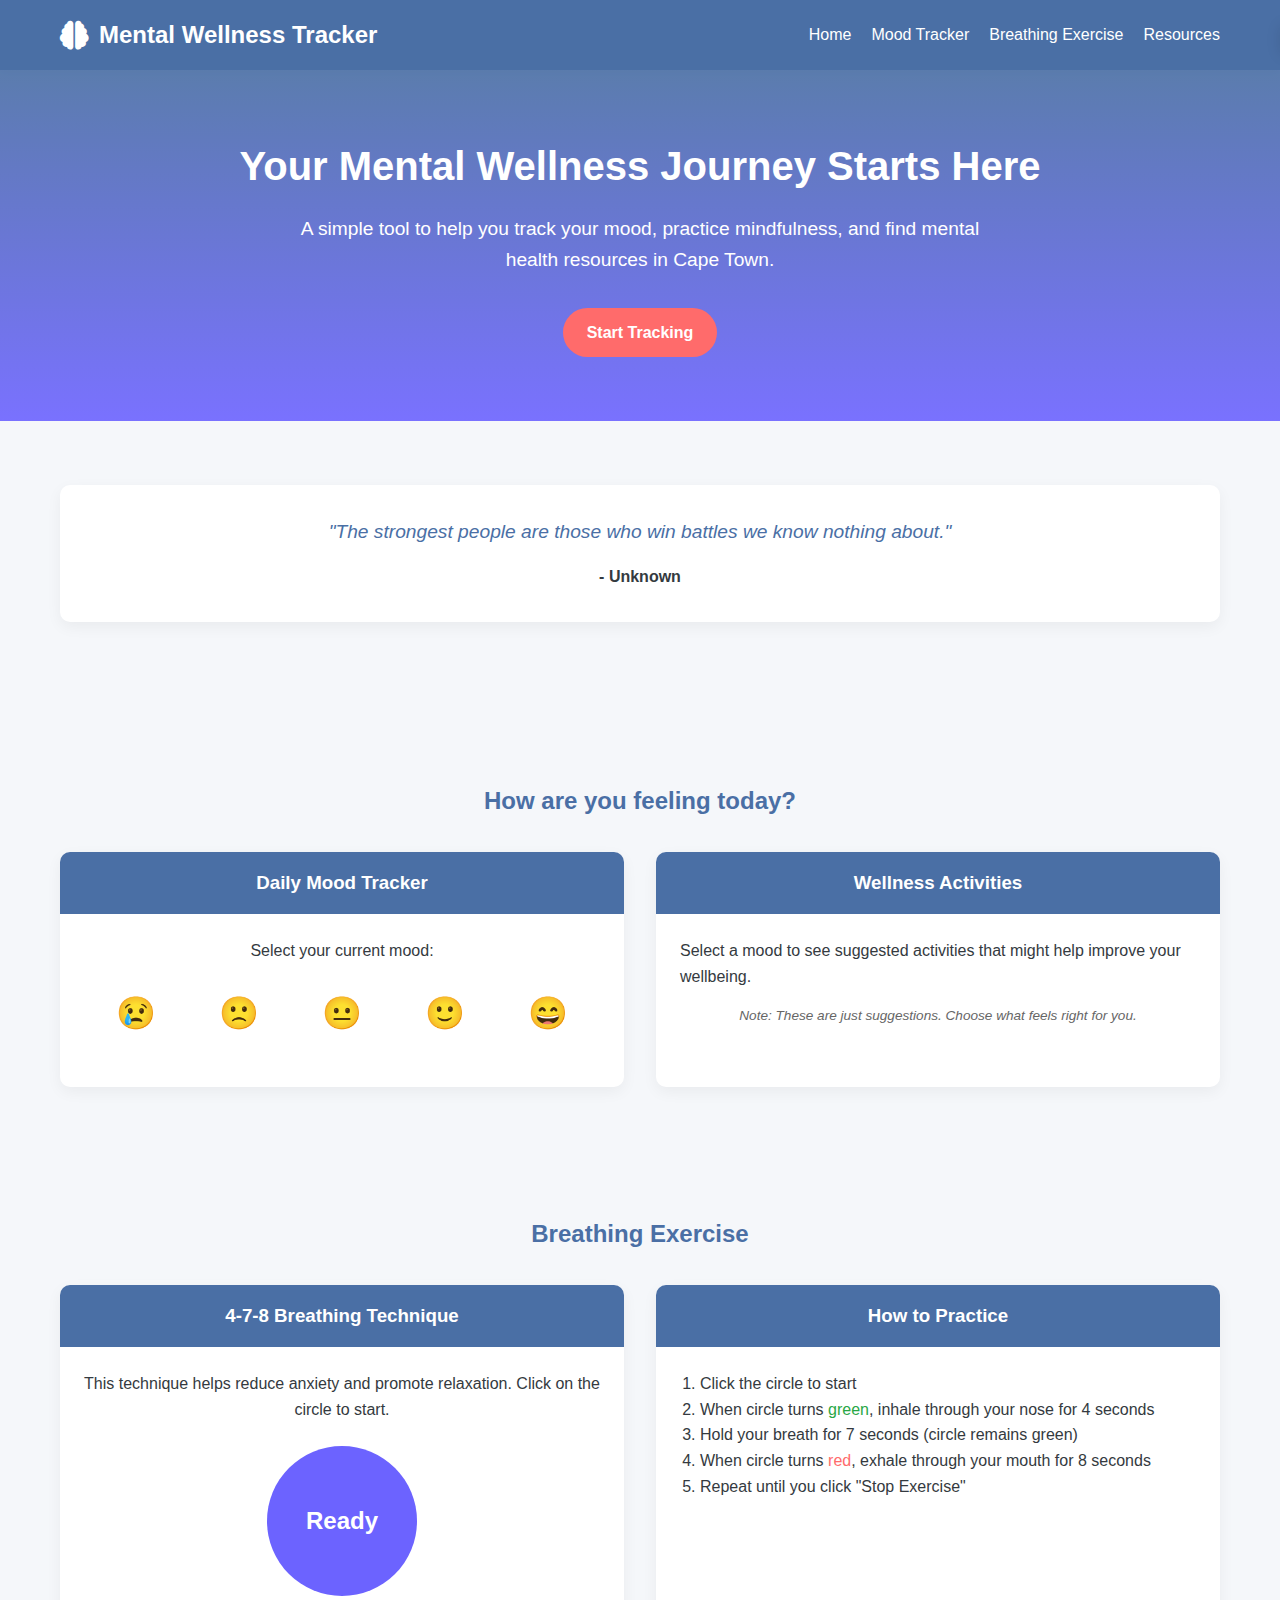
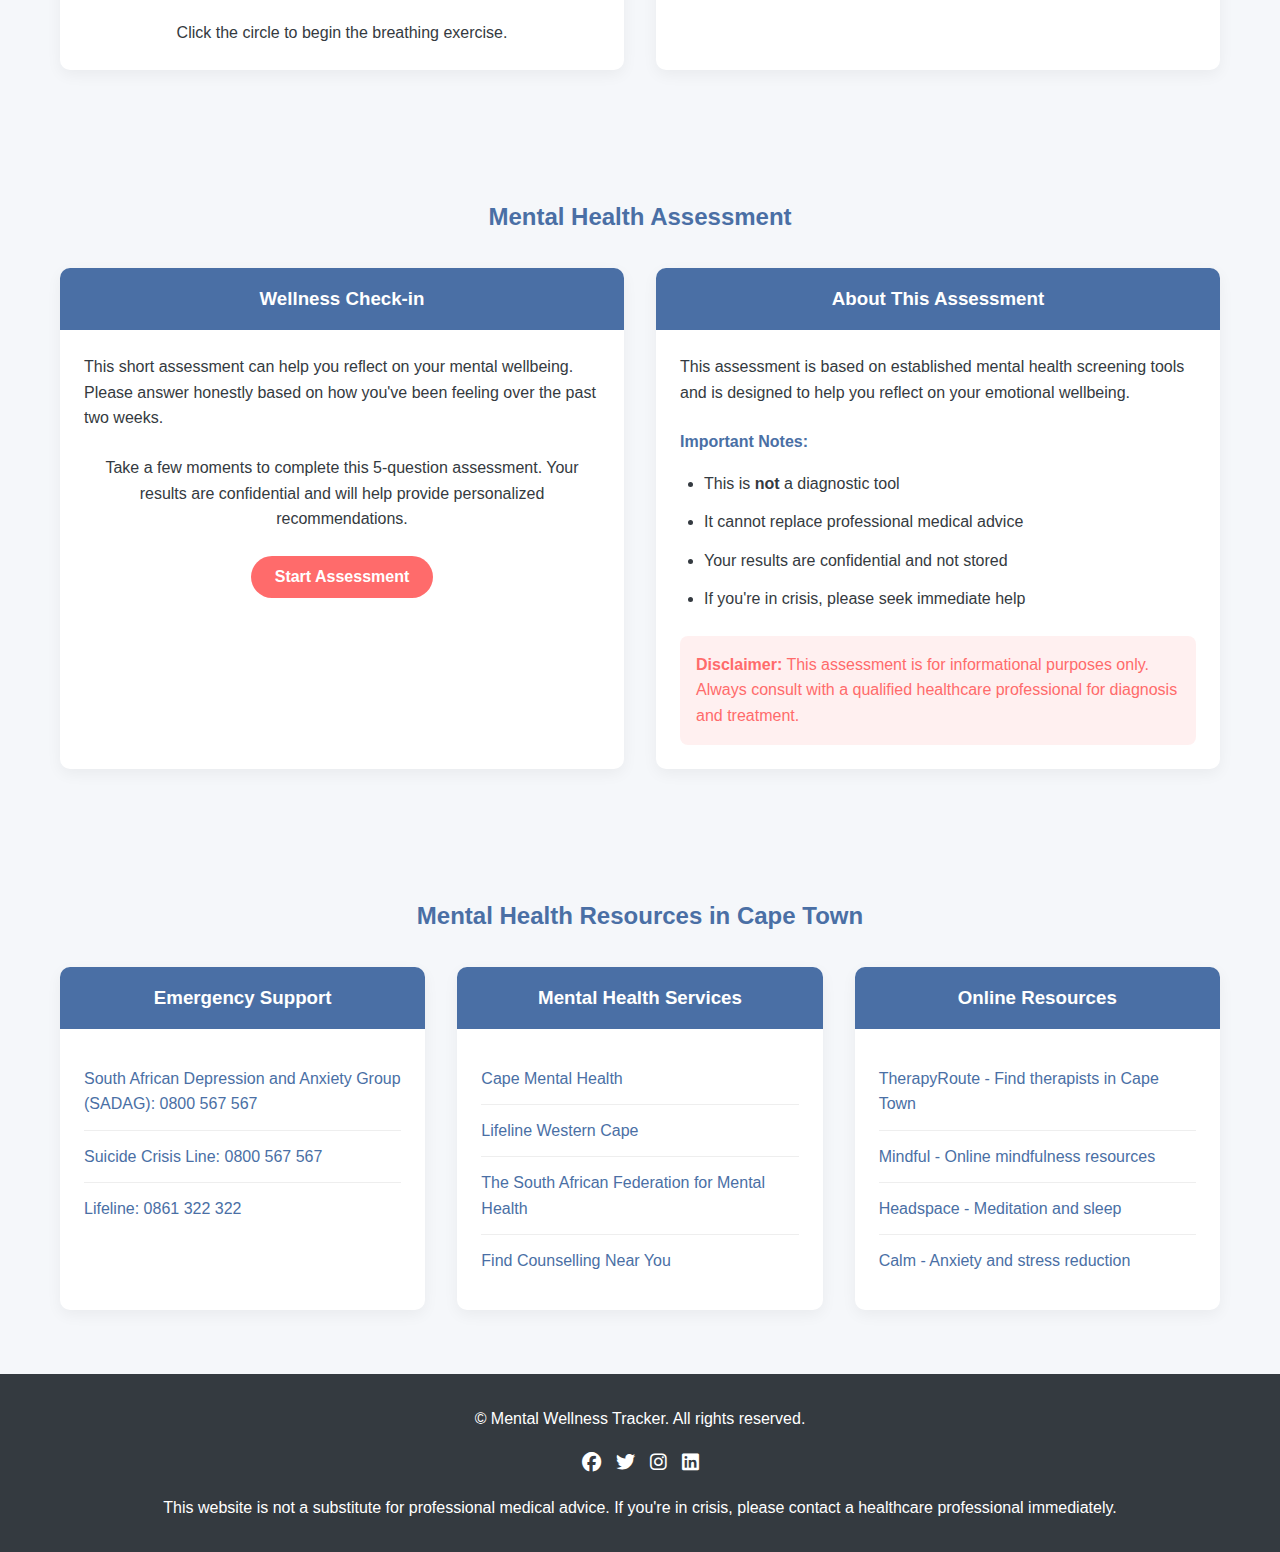
<file: index.html>
<!DOCTYPE html>
<html lang="en">
<head>
    <meta charset="UTF-8">
    <meta name="viewport" content="width=device-width, initial-scale=1.0">
    <title>Mental Wellness Tracker - Cape Town</title>
    <link rel="stylesheet" href="style.css">
    <link rel="stylesheet" href="https://cdnjs.cloudflare.com/ajax/libs/font-awesome/6.4.0/css/all.min.css">
</head>
<body>
    <header>
        <div class="container header-content">
            <div class="logo">
                <i class="fas fa-brain"></i>
                <h1>Mental Wellness Tracker</h1>
            </div>
            <nav>
                <ul>
                    <li><a href="#home">Home</a></li>
                    <li><a href="#tracker">Mood Tracker</a></li>
                    <li><a href="#breathing">Breathing Exercise</a></li>
                    <li><a href="resources.html">Resources</a></li>
                </ul>
            </nav>
        </div>
    </header>

    <section id="home" class="hero">
        <div class="container">
            <h2>Your Mental Wellness Journey Starts Here</h2>
            <p>A simple tool to help you track your mood, practice mindfulness, and find mental health resources in Cape Town.</p>
            <a href="#tracker" class="btn">Start Tracking</a>
        </div>
    </section>

    <section class="section">
        <div class="container">
            <div class="quote-container">
                <p class="quote-text" id="daily-quote">"Mental health is not a destination, but a process. It's about how you drive, not where you're going."</p>
                <p class="quote-author" id="quote-author">- Noam Shpancer, PhD</p>
            </div>
        </div>
    </section>

    <section id="tracker" class="section">
        <div class="container">
            <h2 class="section-title">How are you feeling today?</h2>
            <div class="cards">
                <div class="card mood-tracker">
                    <div class="card-header">
                        <h3>Daily Mood Tracker</h3>
                    </div>
                    <div class="card-body">
                        <p>Select your current mood:</p>
                        <div class="mood-options">
                            <span class="mood-option" data-mood="very-sad">😢</span>
                            <span class="mood-option" data-mood="sad">🙁</span>
                            <span class="mood-option" data-mood="neutral">😐</span>
                            <span class="mood-option" data-mood="happy">🙂</span>
                            <span class="mood-option" data-mood="very-happy">😄</span>
                        </div>
                    </div>
                </div>

                <div class="card">
                    <div class="card-header">
                        <h3>Wellness Activities</h3>
                    </div>
                    <div class="card-body">
                        <p id="activities-intro">Select a mood to see suggested activities that might help improve your wellbeing.</p>
                        <div id="activities-container" class="activities-container">
                            <!-- Activities will be displayed here based on mood -->
                        </div>
                        <p class="suggestion-note">Note: These are just suggestions. Choose what feels right for you.</p>
                    </div>
                </div>
            </div>
        </div>
    </section>

    <section id="breathing" class="section">
        <div class="container">
            <h2 class="section-title">Breathing Exercise</h2>
            <div class="cards">
                <div class="card breathing-exercise">
                    <div class="card-header">
                        <h3>4-7-8 Breathing Technique</h3>
                    </div>
                    <div class="card-body">
                        <p>This technique helps reduce anxiety and promote relaxation. Click on the circle to start.</p>
                        <div class="breathing-circle" id="breathing-circle">
                            <span id="breathing-timer">Ready</span>
                        </div>
                        <p id="breathing-instructions">Click the circle to begin the breathing exercise.</p>
                        <button id="stop-breathing" class="btn" style="display: none;">Stop Exercise</button>
                    </div>
                </div>

                <div class="card">
                    <div class="card-header">
                        <h3>How to Practice</h3>
                    </div>
                    <div class="card-body">
                        <ol style="padding-left: 20px;">
                            <li>Click the circle to start</li>
                            <li>When circle turns <span style="color: var(--success-color);">green</span>, inhale through your nose for 4 seconds</li>
                            <li>Hold your breath for 7 seconds (circle remains green)</li>
                            <li>When circle turns <span style="color: var(--accent-color);">red</span>, exhale through your mouth for 8 seconds</li>
                            <li>Repeat until you click "Stop Exercise"</li>
                        </ol>
                    </div>
                </div>
            </div>
        </div>
    </section>

<section id="assessment" class="section">
    <div class="container">
        <h2 class="section-title">Mental Health Assessment</h2>
        <div class="cards">
            <div class="card">
                <div class="card-header">
                    <h3>Wellness Check-in</h3>
                </div>
                <div class="card-body">
                    <p>This short assessment can help you reflect on your mental wellbeing. Please answer honestly based on how you've been feeling over the past two weeks.</p>
                    
                    <div id="assessment-container">
                        <div class="assessment-intro">
                            <p>Take a few moments to complete this 5-question assessment. Your results are confidential and will help provide personalized recommendations.</p>
                            <button id="start-assessment" class="btn">Start Assessment</button>
                        </div>
                        
                        <div id="assessment-questions" style="display: none;">
                            <!-- Questions will be dynamically added here -->
                        </div>
                        
                        <div id="assessment-results" style="display: none;">
                            <!-- Results will be displayed here -->
                        </div>
                    </div>
                </div>
            </div>
            
            <div class="card">
                <div class="card-header">
                    <h3>About This Assessment</h3>
                    </div>
                    <div class="card-body">
                        <p>This assessment is based on established mental health screening tools and is designed to help you reflect on your emotional wellbeing.</p>
                    
                        <div class="assessment-info">
                            <h4>Important Notes:</h4>
                            <ul>
                                <li>This is <strong>not</strong> a diagnostic tool</li>
                                <li>It cannot replace professional medical advice</li>
                                <li>Your results are confidential and not stored</li>
                                <li>If you're in crisis, please seek immediate help</li>
                            </ul>
                        </div>
                    
                        <div class="disclaimer">
                            <p><strong>Disclaimer:</strong> This assessment is for informational purposes only. Always consult with a qualified healthcare professional for diagnosis and treatment.</p>
                        </div>
                    </div>
                </div>
            </div>
        </div>
    </section>

    <section id="resources" class="section">
        <div class="container">
            <h2 class="section-title">Mental Health Resources in Cape Town</h2>
            <div class="cards">
                <div class="card">
                    <div class="card-header">
                        <h3>Emergency Support</h3>
                    </div>
                    <div class="card-body">
                        <ul class="resources-list">
                            <li><a href="https://www.sadag.org/" target="_blank">South African Depression and Anxiety Group (SADAG): 0800 567 567</a></li>
                            <li><a href="https://www.sadag.org/index.php?option=com_content&view=article&id=1880&Itemid=152" target="_blank">Suicide Crisis Line: 0800 567 567</a></li>
                            <li><a href="https://lifelinesa.co.za/" target="_blank">Lifeline: 0861 322 322</a></li>
                        </ul>
                    </div>
                </div>

                <div class="card">
                    <div class="card-header">
                        <h3>Mental Health Services</h3>
                    </div>
                    <div class="card-body">
                        <ul class="resources-list">
                            <li><a href="https://capementalhealth.co.za/" target="_blank">Cape Mental Health</a></li>
                            <li><a href="https://lifelinesa.co.za/" target="_blank">Lifeline Western Cape</a></li>
                            <li><a href="https://www.safmh.org/" target="_blank">The South African Federation for Mental Health</a></li>
                            <li><a href="https://www.psychologytoday.com/za/counselling" target="_blank">Find Counselling Near You</a></li>
                        </ul>
                    </div>
                </div>

                <div class="card">
                    <div class="card-header">
                        <h3>Online Resources</h3>
                    </div>
                    <div class="card-body">
                        <ul class="resources-list">
                            <li><a href="https://www.therapyroute.com/therapists/south-africa/cape-town/1" target="_blank">TherapyRoute - Find therapists in Cape Town</a></li>
                            <li><a href="https://www.mindful.org/" target="_blank">Mindful - Online mindfulness resources</a></li>
                            <li><a href="https://www.headspace.com/meditation/sleep" target="_blank">Headspace - Meditation and sleep</a></li>
                            <li><a href="https://www.calm.com/stress-anxiety" target="_blank">Calm - Anxiety and stress reduction</a></li>
                        </ul>
                    </div>
                </div>
            </div>
        </div>
    </section>

    <footer>
        <div class="container">
            <div class="footer-content">
                <p>&copy; Mental Wellness Tracker. All rights reserved.</p>
                <div class="social-links">
                    <a href="#"><i class="fab fa-facebook"></i></a>
                    <a href="#"><i class="fab fa-twitter"></i></a>
                    <a href="#"><i class="fab fa-instagram"></i></a>
                    <a href="#"><i class="fab fa-linkedin"></i></a>
                </div>
                <p>This website is not a substitute for professional medical advice. If you're in crisis, please contact a healthcare professional immediately.</p>
            </div>
        </div>
    </footer>

    <div id="notification" class="notification">
        <span id="notification-text"></span>
    </div>

    <script src="script.js"></script>
</body>

</html>
</file>
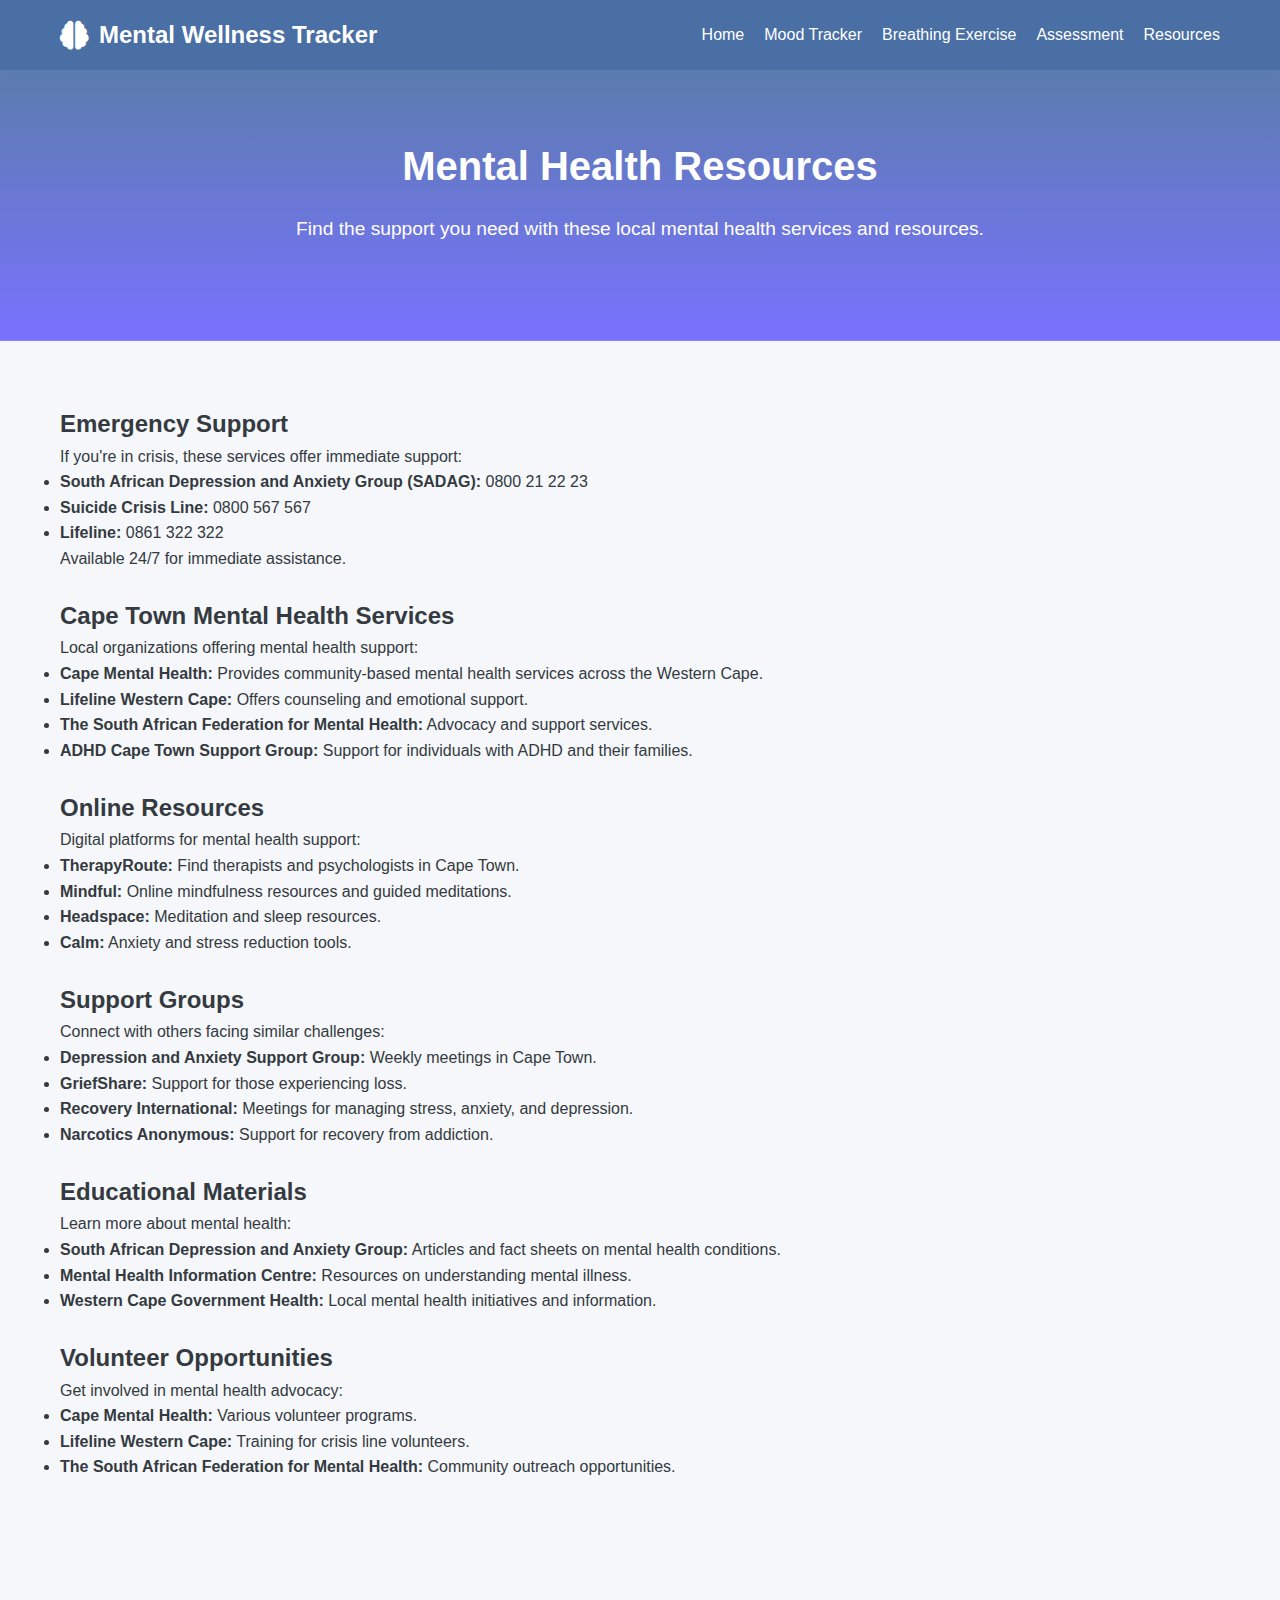
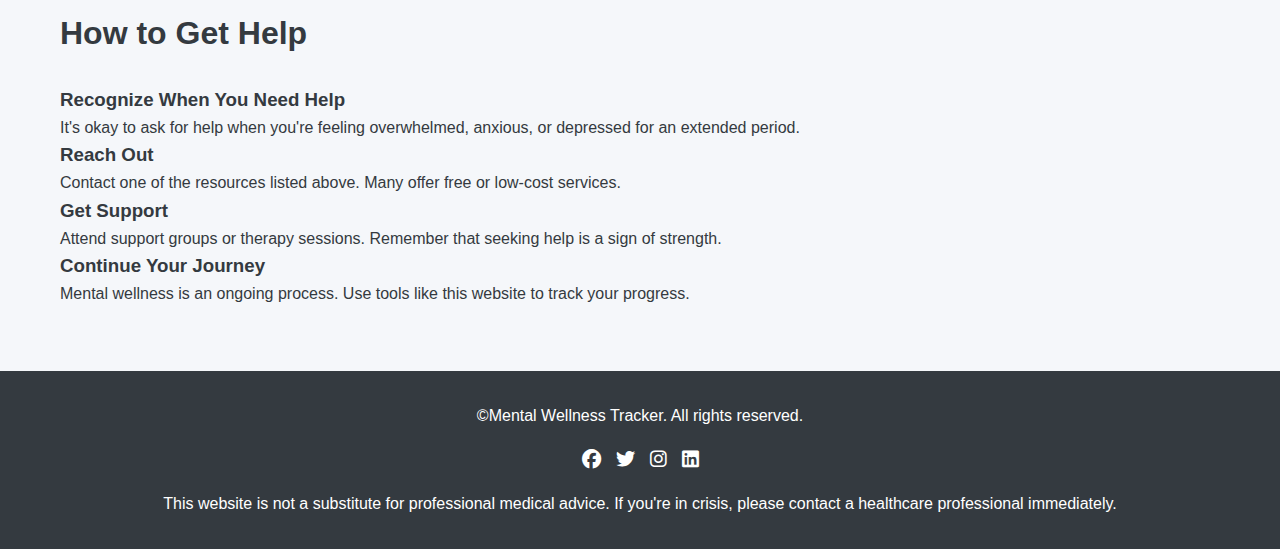
<file: resources.html>
<!DOCTYPE html>
<html lang="en">
<head>
    <meta charset="UTF-8">
    <meta name="viewport" content="width=device-width, initial-scale=1.0">
    <title>Mental Health Resources - Cape Town</title>
    <link rel="stylesheet" href="style.css">
    <link rel="stylesheet" href="https://cdnjs.cloudflare.com/ajax/libs/font-awesome/6.4.0/css/all.min.css">
</head>
<body>
    <header>
        <div class="container header-content">
            <div class="logo">
                <i class="fas fa-brain"></i>
                <h1>Mental Wellness Tracker</h1>
            </div>
            <nav>
                <ul>
                    <li><a href="index.html">Home</a></li>
                    <li><a href="index.html#tracker">Mood Tracker</a></li>
                    <li><a href="index.html#breathing">Breathing Exercise</a></li>
                    <li><a href="index.html#assessment">Assessment</a></li>
                    <li><a href="resources.html" class="active">Resources</a></li>
                </ul>
            </nav>
        </div>
    </header>

    <section class="hero resources-hero">
        <div class="container">
            <h2>Mental Health Resources</h2>
            <p>Find the support you need with these local mental health services and resources.</p>
        </div>
    </section>

    <section class="section">
        <div class="container">
            <div class="resources-grid">
                <div class="resource-card">
                    <div class="resource-header">
                        <h2>Emergency Support</h2>
                    </div>
                    <div class="resource-body">
                        <p>If you're in crisis, these services offer immediate support:</p>
                        <ul>
                            <li><strong>South African Depression and Anxiety Group (SADAG):</strong> 0800 21 22 23</li>
                            <li><strong>Suicide Crisis Line:</strong> 0800 567 567</li>
                            <li><strong>Lifeline:</strong> 0861 322 322</li>
                        </ul>
                        <p>Available 24/7 for immediate assistance.</p>
                    </div>
                </div>
                    <br>

                <div class="resource-card">
                    <div class="resource-header">
                        <h2>Cape Town Mental Health Services</h2>
                    </div>
                    <div class="resource-body">
                        <p>Local organizations offering mental health support:</p>
                        <ul>
                            <li><strong>Cape Mental Health:</strong> Provides community-based mental health services across the Western Cape.</li>
                            <li><strong>Lifeline Western Cape:</strong> Offers counseling and emotional support.</li>
                            <li><strong>The South African Federation for Mental Health:</strong> Advocacy and support services.</li>
                            <li><strong>ADHD Cape Town Support Group:</strong> Support for individuals with ADHD and their families.</li>
                        </ul>
                    </div>
                </div>
                    <br>

                <div class="resource-card">
                    <div class="resource-header">
                        <h2>Online Resources</h2>
                    </div>
                    <div class="resource-body">
                        <p>Digital platforms for mental health support:</p>
                        <ul>
                            <li><strong>TherapyRoute:</strong> Find therapists and psychologists in Cape Town.</li>
                            <li><strong>Mindful:</strong> Online mindfulness resources and guided meditations.</li>
                            <li><strong>Headspace:</strong> Meditation and sleep resources.</li>
                            <li><strong>Calm:</strong> Anxiety and stress reduction tools.</li>
                        </ul>
                    </div>
                </div>
                    <br>

                <div class="resource-card">
                    <div class="resource-header">
                        <h2>Support Groups</h2>
                    </div>
                    <div class="resource-body">
                        <p>Connect with others facing similar challenges:</p>
                        <ul>
                            <li><strong>Depression and Anxiety Support Group:</strong> Weekly meetings in Cape Town.</li>
                            <li><strong>GriefShare:</strong> Support for those experiencing loss.</li>
                            <li><strong>Recovery International:</strong> Meetings for managing stress, anxiety, and depression.</li>
                            <li><strong>Narcotics Anonymous:</strong> Support for recovery from addiction.</li>
                        </ul>
                    </div>
                </div>
                    <br>

                <div class="resource-card">
                    <div class="resource-header">
                        <h2>Educational Materials</h2>
                    </div>
                    <div class="resource-body">
                        <p>Learn more about mental health:</p>
                        <ul>
                            <li><strong>South African Depression and Anxiety Group:</strong> Articles and fact sheets on mental health conditions.</li>
                            <li><strong>Mental Health Information Centre:</strong> Resources on understanding mental illness.</li>
                            <li><strong>Western Cape Government Health:</strong> Local mental health initiatives and information.</li>
                        </ul>
                    </div>
                </div>
                    <br>

                <div class="resource-card">
                    <div class="resource-header">
                        <h2>Volunteer Opportunities</h2>
                    </div>
                    <div class="resource-body">
                        <p>Get involved in mental health advocacy:</p>
                        <ul>
                            <li><strong>Cape Mental Health:</strong> Various volunteer programs.</li>
                            <li><strong>Lifeline Western Cape:</strong> Training for crisis line volunteers.</li>
                            <li><strong>The South African Federation for Mental Health:</strong> Community outreach opportunities.</li>
                        </ul>
                    </div>
                </div>
            </div>
        </div>
    </section>

    <section class="section help-section">
        <div class="container">
            <div class="help-card">
                <h1>How to Get Help</h1><br>
                <div class="help-steps">
                    <div class="step">                        
                        <h3>Recognize When You Need Help</h3>
                        <p>It's okay to ask for help when you're feeling overwhelmed, anxious, or depressed for an extended period.</p>
                    </div>
                    <div class="step">                        
                        <h3>Reach Out</h3>
                        <p>Contact one of the resources listed above. Many offer free or low-cost services.</p>
                    </div>
                    <div class="step">                        
                        <h3>Get Support</h3>
                        <p>Attend support groups or therapy sessions. Remember that seeking help is a sign of strength.</p>
                    </div>
                    <div class="step">                        
                        <h3>Continue Your Journey</h3>
                        <p>Mental wellness is an ongoing process. Use tools like this website to track your progress.</p>
                    </div>
                </div>
            </div>
        </div>
    </section>

    <footer>
        <div class="container">
            <div class="footer-content">
                <p>&copy;Mental Wellness Tracker. All rights reserved.</p>
                <div class="social-links">
                    <a href="#"><i class="fab fa-facebook"></i></a>
                    <a href="#"><i class="fab fa-twitter"></i></a>
                    <a href="#"><i class="fab fa-instagram"></i></a>
                    <a href="#"><i class="fab fa-linkedin"></i></a>
                </div>
                <p>This website is not a substitute for professional medical advice. If you're in crisis, please contact a healthcare professional immediately.</p>
            </div>
        </div>
    </footer>
</body>

</html>
</file>
<file: style.css>
:root {
    --primary-color: #4a6fa5;
    --secondary-color: #6c63ff;
    --accent-color: #ff6b6b;
    --light-color: #f8f9fa;
    --dark-color: #343a40;
    --success-color: #28a745;
}

* {
    margin: 0;
    padding: 0;
    box-sizing: border-box;
    font-family: 'Segoe UI', Tahoma, Geneva, Verdana, sans-serif;
}

body {
    background-color: #f5f7fa;
    color: var(--dark-color);
    line-height: 1.6;
}

.container {
    max-width: 1200px;
    margin: 0 auto;
    padding: 0 20px;
}

header {
    background-color: var(--primary-color);
    color: white;
    padding: 1rem 0;
    box-shadow: 0 2px 10px rgba(0, 0, 0, 0.1);
}

.header-content {
    display: flex;
    justify-content: space-between;
    align-items: center;
}

.logo {
    display: flex;
    align-items: center;
    gap: 10px;
}

.logo i {
    font-size: 1.8rem;
}

.logo h1 {
    font-size: 1.5rem;
}

nav ul {
    display: flex;
    list-style: none;
    gap: 20px;
}

nav a {
    color: white;
    text-decoration: none;
    font-weight: 500;
    transition: all 0.3s ease;
}

nav a:hover {
    color: #f0f0f0;
    text-decoration: underline;
}

.hero {
    background: linear-gradient(rgba(74, 111, 165, 0.9), rgba(108, 99, 255, 0.9)), url('https://images.unsplash.com/photo-1506905925346-21bda4d32df4?ixlib=rb-4.0.3&auto=format&fit=crop&w=1950&q=80');
    background-size: cover;
    background-position: center;
    color: white;
    padding: 4rem 0;
    text-align: center;
}

.hero h2 {
    font-size: 2.5rem;
    margin-bottom: 1rem;
}

.hero p {
    font-size: 1.2rem;
    max-width: 700px;
    margin: 0 auto 2rem;
}

.btn {
    display: inline-block;
    background-color: var(--accent-color);
    color: white;
    padding: 12px 24px;
    border-radius: 30px;
    text-decoration: none;
    font-weight: 600;
    transition: all 0.3s ease;
    border: none;
    cursor: pointer;
    font-size: 1rem;
}

.btn:hover {
    background-color: #ff5252;
    transform: translateY(-2px);
    box-shadow: 0 5px 15px rgba(255, 107, 107, 0.3);
}

.section {
    padding: 4rem 0;
}

.section-title {
    text-align: center;
    margin-bottom: 2rem;
    color: var(--primary-color);
}

.cards {
    display: grid;
    grid-template-columns: repeat(auto-fit, minmax(300px, 1fr));
    gap: 2rem;
}

.card {
    background-color: white;
    border-radius: 10px;
    overflow: hidden;
    box-shadow: 0 5px 15px rgba(0, 0, 0, 0.05);
    transition: transform 0.3s ease;
}

.card:hover {
    transform: translateY(-10px);
}

.card-header {
    background-color: var(--primary-color);
    color: white;
    padding: 1rem;
    text-align: center;
}

.card-body {
    padding: 1.5rem;
}

.mood-tracker {
    text-align: center;
}

.mood-options {
    display: flex;
    justify-content: space-around;
    margin: 1.5rem 0;
}

.mood-option {
    cursor: pointer;
    font-size: 2rem;
    transition: transform 0.3s ease;
}

.mood-option:hover {
    transform: scale(1.2);
}

.mood-option.selected {
    transform: scale(1.3);
    filter: drop-shadow(0 0 5px rgba(108, 99, 255, 0.7));
}

.activities-container {
    margin-top: 1rem;
}

.activity-item {
    padding: 1rem;
    margin-bottom: 1rem;
    background-color: var(--light-color);
    border-radius: 8px;
    border-left: 4px solid var(--secondary-color);
    transition: transform 0.2s ease;
}

.activity-item:hover {
    transform: translateX(5px);
}

.activity-item h4 {
    margin-bottom: 0.5rem;
    color: var(--primary-color);
    display: flex;
    align-items: center;
    gap: 8px;
}

.activity-item p {
    margin: 0;
    font-size: 0.9rem;
    color: #555;
}

.suggestion-note {
    font-size: 0.85rem;
    color: #666;
    font-style: italic;
    margin-top: 1rem;
    text-align: center;
}

.breathing-exercise {
    text-align: center;
}

.breathing-circle {
    width: 150px;
    height: 150px;
    border-radius: 50%;
    background-color: var(--secondary-color);
    margin: 1.5rem auto;
    display: flex;
    align-items: center;
    justify-content: center;
    color: white;
    font-size: 1.5rem;
    font-weight: bold;
    transition: background-color 0.5s ease;
    cursor: pointer;
}

.breathing-circle:hover {
    opacity: 0.9;
}

.breathing-circle.inhale {
    background-color: var(--success-color);
    transform: scale(1.2);
}

.breathing-circle.exhale {
    background-color: var(--accent-color);
    transform: scale(1);
}

.resources-list {
    list-style: none;
}

.resources-list li {
    padding: 0.8rem 0;
    border-bottom: 1px solid #eee;
}

.resources-list li:last-child {
    border-bottom: none;
}

.resources-list a {
    color: var(--primary-color);
    text-decoration: none;
    font-weight: 500;
}

.resources-list a:hover {
    text-decoration: underline;
}

.quote-container {
    background-color: white;
    border-radius: 10px;
    padding: 2rem;
    box-shadow: 0 5px 15px rgba(0, 0, 0, 0.05);
    text-align: center;
    margin-bottom: 2rem;
}

.quote-text {
    font-style: italic;
    font-size: 1.2rem;
    margin-bottom: 1rem;
    color: var(--primary-color);
}

.quote-author {
    font-weight: 600;
    color: var(--dark-color);
}

footer {
    background-color: var(--dark-color);
    color: white;
    padding: 2rem 0;
    text-align: center;
}

.footer-content {
    display: flex;
    flex-direction: column;
    gap: 1rem;
}

.social-links {
    display: flex;
    justify-content: center;
    gap: 15px;
}

.social-links a {
    color: white;
    font-size: 1.2rem;
    transition: color 0.3s ease;
}

.social-links a:hover {
    color: var(--secondary-color);
}

.notification {
    position: fixed;
    top: 20px;
    right: 20px;
    background-color: var(--success-color);
    color: white;
    padding: 15px 20px;
    border-radius: 5px;
    box-shadow: 0 5px 15px rgba(0, 0, 0, 0.1);
    transform: translateX(150%);
    transition: transform 0.3s ease;
    z-index: 1000;
}

.notification.show {
    transform: translateX(0);
}

@media (max-width: 768px) {
    .header-content {
        flex-direction: column;
        gap: 1rem;
    }

    nav ul {
        flex-wrap: wrap;
        justify-content: center;
    }

    .hero h2 {
        font-size: 2rem;
    }

    .mood-options {
        flex-wrap: wrap;
        gap: 1rem;
    }
}

/* Assessment Styles */
.assessment-intro {
    text-align: center;
    margin: 1.5rem 0;
}

.assessment-intro p {
    margin-bottom: 1.5rem;
}

.assessment-question {
    margin-bottom: 1.5rem;
    padding: 1rem;
    background-color: var(--light-color);
    border-radius: 8px;
}

.assessment-question h4 {
    margin-bottom: 1rem;
    color: var(--primary-color);
}

.assessment-options {
    display: flex;
    flex-direction: column;
    gap: 0.8rem;
}

.assessment-option {
    display: flex;
    align-items: center;
    gap: 10px;
    cursor: pointer;
    padding: 0.5rem;
    border-radius: 5px;
    transition: background-color 0.2s ease;
}

.assessment-option:hover {
    background-color: rgba(74, 111, 165, 0.1);
}

.assessment-option input[type="radio"] {
    margin: 0;
}

.assessment-option label {
    cursor: pointer;
    flex: 1;
}

.assessment-navigation {
    display: flex;
    justify-content: space-between;
    margin-top: 1.5rem;
}

.assessment-results {
    text-align: center;
}

.score-display {
    font-size: 3rem;
    font-weight: bold;
    margin: 1rem 0;
}

.score-display.low {
    color: var(--success-color);
}

.score-display.moderate {
    color: var(--secondary-color);
}

.score-display.high {
    color: var(--accent-color);
}

.results-message {
    margin: 1.5rem 0;
    padding: 1rem;
    border-radius: 8px;
    font-size: 1.1rem;
}

.results-message.low {
    background-color: rgba(40, 167, 69, 0.1);
    color: var(--success-color);
}

.results-message.moderate {
    background-color: rgba(108, 99, 255, 0.1);
    color: var(--secondary-color);
}

.results-message.high {
    background-color: rgba(255, 107, 107, 0.1);
    color: var(--accent-color);
}

.recommendations {
    margin-top: 1.5rem;
    text-align: left;
}

.recommendations h4 {
    margin-bottom: 1rem;
    color: var(--primary-color);
}

.recommendations ul {
    padding-left: 1.5rem;
}

.recommendations li {
    margin-bottom: 0.8rem;
}

.assessment-info {
    margin: 1.5rem 0;
}

.assessment-info h4 {
    margin-bottom: 1rem;
    color: var(--primary-color);
}

.assessment-info ul {
    padding-left: 1.5rem;
}

.assessment-info li {
    margin-bottom: 0.8rem;
}

.disclaimer {
    margin-top: 1.5rem;
    padding: 1rem;
    background-color: rgba(255, 107, 107, 0.1);
    border-radius: 8px;
    color: var(--accent-color);
}

.disclaimer p {
    margin: 0;
}

.retake-assessment {
    margin-top: 1.5rem;
}
</file>
